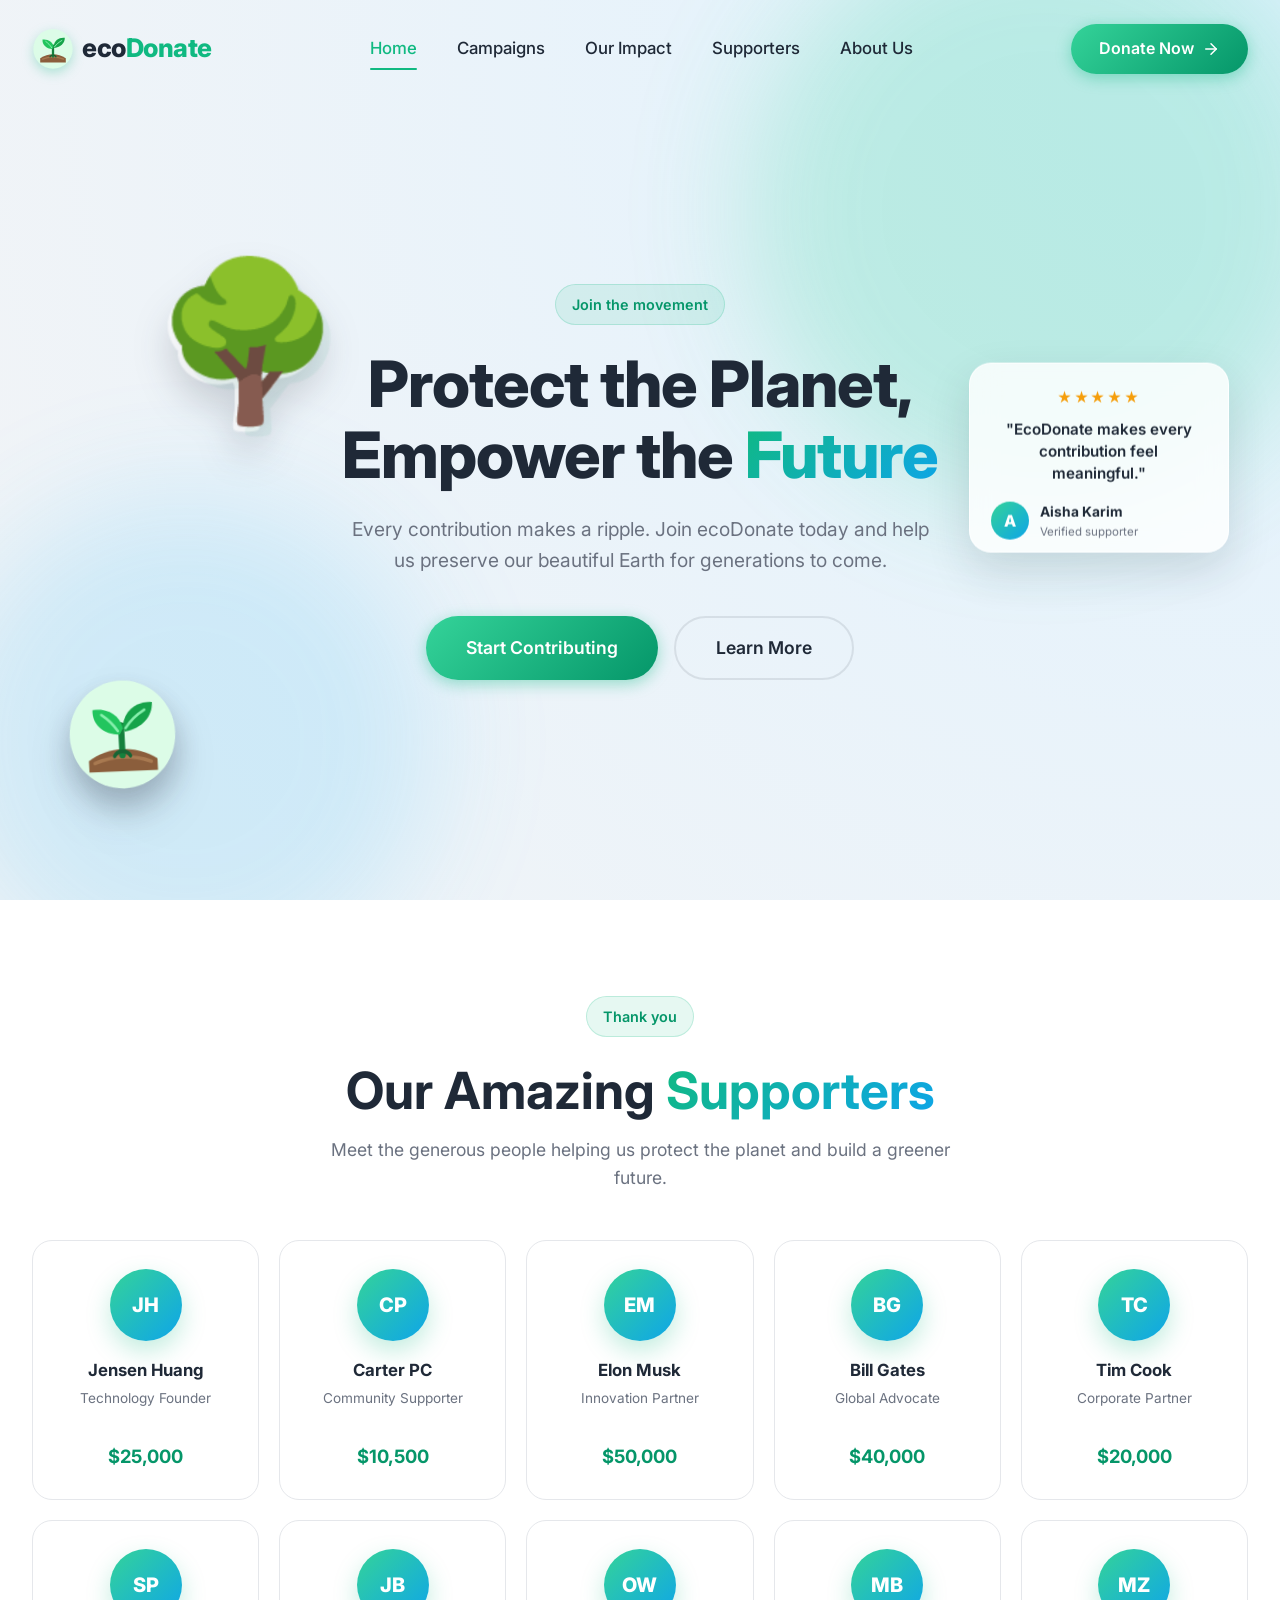
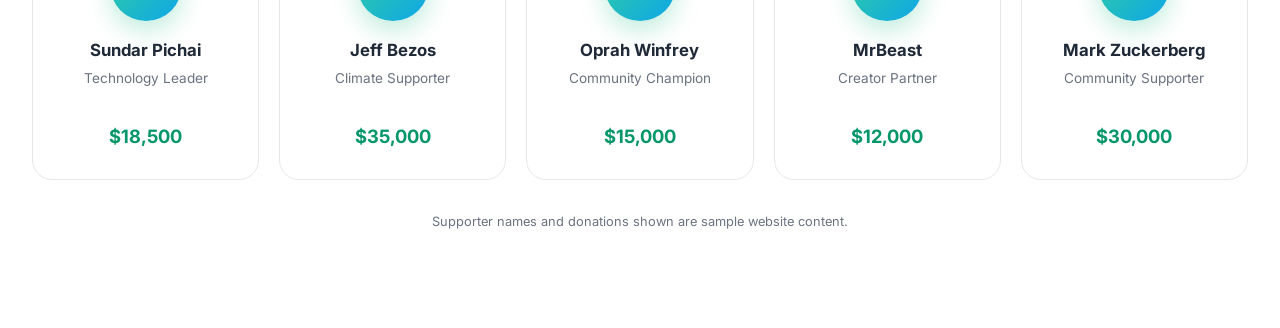
<file: index.html>
<!DOCTYPE html>
<html lang="en">

<head>
    <meta charset="UTF-8">
    <meta name="viewport" content="width=device-width, initial-scale=1.0">
    <title>ecoDonate - Make a Difference</title>
    <link rel="icon" type="image/svg+xml" href="seedling.svg">
    <!-- Modern Google Fonts -->
    <link rel="preconnect" href="https://fonts.googleapis.com">
    <link rel="preconnect" href="https://fonts.gstatic.com" crossorigin>
    <link href="https://fonts.googleapis.com/css2?family=Inter:wght@400;500;600;700;800&display=swap" rel="stylesheet">
    <link rel="stylesheet" href="style.css">
</head>

<body>
    <header class="navbar" id="navbar">
        <div class="container">
            <!-- Logo Section -->
            <a href="#" class="logo">
                <img class="logo-icon" src="seedling.svg" alt="">
                <span class="logo-text">eco<span class="highlight">Donate</span></span>
            </a>

            <!-- Navigation Links -->
            <nav class="nav-links">
                <a href="#home" class="nav-link active">Home</a>
                <a href="#campaigns" class="nav-link">Campaigns</a>
                <a href="#impact" class="nav-link">Our Impact</a>
                <a href="#supporters" class="nav-link">Supporters</a>
                <a href="#about" class="nav-link">About Us</a>
            </nav>

            <!-- Call to Action Button -->
            <div class="nav-actions">
                <a href="#donate" class="btn btn-donate">
                    <span>Donate Now</span>
                    <svg class="arrow-icon" viewBox="0 0 24 24" fill="none" stroke="currentColor" stroke-width="2"
                        stroke-linecap="round" stroke-linejoin="round">
                        <line x1="5" y1="12" x2="19" y2="12"></line>
                        <polyline points="12 5 19 12 12 19"></polyline>
                    </svg>
                </a>
            </div>

            <!-- Mobile Menu Toggle Button -->
            <button class="menu-toggle" aria-label="Toggle Menu">
                <span class="bar"></span>
                <span class="bar"></span>
                <span class="bar"></span>
            </button>
        </div>
    </header>

    <!-- Placeholder Hero Section for visual context -->
    <main class="hero" id="home">
        <div class="hero-bg">
            <div class="blob blob-1"></div>
            <div class="blob blob-2"></div>
        </div>
        <div class="hero-plant hero-plant-small" aria-hidden="true">
            <img src="seedling.svg" alt="">
        </div>
        <div class="hero-plant hero-tree" aria-hidden="true">
            <span>🌳</span>
        </div>
        <div class="hero-content">
            <span class="badge">Join the movement</span>
            <h1>Protect the Planet, <br>Empower the <span class="gradient-text">Future</span></h1>
            <p>Every contribution makes a ripple. Join ecoDonate today and help us preserve our beautiful Earth for
                generations to come.</p>
            <div class="hero-actions">
                <a href="#donate" class="btn btn-donate btn-large">Start Contributing</a>
                <a href="#learn-more" class="btn btn-outline btn-large">Learn More</a>
            </div>
        </div>
        <div class="hero-reviews" aria-label="Community reviews">
            <article class="hero-review active">
                <div class="review-stars" aria-label="5 out of 5 stars">★★★★★</div>
                <p>"EcoDonate makes every contribution feel meaningful."</p>
                <div class="review-author">
                    <span class="review-avatar">A</span>
                    <div>
                        <strong>Aisha Karim</strong>
                        <small>Verified supporter</small>
                    </div>
                </div>
            </article>
            <article class="hero-review">
                <div class="review-stars" aria-label="5 out of 5 stars">★★★★★</div>
                <p>"Clear goals, real impact, and a beautiful community."</p>
                <div class="review-author">
                    <span class="review-avatar">D</span>
                    <div>
                        <strong>Daniel Kim</strong>
                        <small>Monthly donor</small>
                    </div>
                </div>
            </article>
            <article class="hero-review">
                <div class="review-stars" aria-label="5 out of 5 stars">★★★★★</div>
                <p>"I love seeing the planet projects grow with our support."</p>
                <div class="review-author">
                    <span class="review-avatar">S</span>
                    <div>
                        <strong>Sofia Martinez</strong>
                        <small>Eco volunteer</small>
                    </div>
                </div>
            </article>
        </div>
    </main>
<!-- Ozgartirish -->
    <section class="supporters" id="supporters">
        <div class="supporters-container">
            <div class="supporters-heading">
                <span class="badge">Thank you</span>
                <h2>Our Amazing <span class="gradient-text">Supporters</span></h2>
                <p>Meet the generous people helping us protect the planet and build a greener future.</p>
            </div>

            <div class="supporters-grid">
                <article class="supporter-card">
                    <div class="supporter-avatar">JH</div>
                    <h3>Jensen Huang</h3>
                    <p class="supporter-role">Technology Founder</p>
                    <strong class="donation">$25,000</strong>
                </article>

                <article class="supporter-card">
                    <div class="supporter-avatar">CP</div>
                    <h3>Carter PC</h3>
                    <p class="supporter-role">Community Supporter</p>
                    <strong class="donation">$10,500</strong>
                </article>

                <article class="supporter-card">
                    <div class="supporter-avatar">EM</div>
                    <h3>Elon Musk</h3>
                    <p class="supporter-role">Innovation Partner</p>
                    <strong class="donation">$50,000</strong>
                </article>

                <article class="supporter-card">
                    <div class="supporter-avatar">BG</div>
                    <h3>Bill Gates</h3>
                    <p class="supporter-role">Global Advocate</p>
                    <strong class="donation">$40,000</strong>
                </article>

                <article class="supporter-card">
                    <div class="supporter-avatar">TC</div>
                    <h3>Tim Cook</h3>
                    <p class="supporter-role">Corporate Partner</p>
                    <strong class="donation">$20,000</strong>
                </article>

                <article class="supporter-card">
                    <div class="supporter-avatar">SP</div>
                    <h3>Sundar Pichai</h3>
                    <p class="supporter-role">Technology Leader</p>
                    <strong class="donation">$18,500</strong>
                </article>

                <article class="supporter-card">
                    <div class="supporter-avatar">JB</div>
                    <h3>Jeff Bezos</h3>
                    <p class="supporter-role">Climate Supporter</p>
                    <strong class="donation">$35,000</strong>
                </article>

                <article class="supporter-card">
                    <div class="supporter-avatar">OW</div>
                    <h3>Oprah Winfrey</h3>
                    <p class="supporter-role">Community Champion</p>
                    <strong class="donation">$15,000</strong>
                </article>

                <article class="supporter-card">
                    <div class="supporter-avatar">MB</div>
                    <h3>MrBeast</h3>
                    <p class="supporter-role">Creator Partner</p>
                    <strong class="donation">$12,000</strong>
                </article>

                <article class="supporter-card">
                    <div class="supporter-avatar">MZ</div>
                    <h3>Mark Zuckerberg</h3>
                    <p class="supporter-role">Community Supporter</p>
                    <strong class="donation">$30,000</strong>
                </article>
            </div>

            <p class="supporters-disclaimer">Supporter names and donations shown are sample website content.</p>
        </div>
    </section>

    <script src="js/main.js"></script>
</body>

</html>
</file>
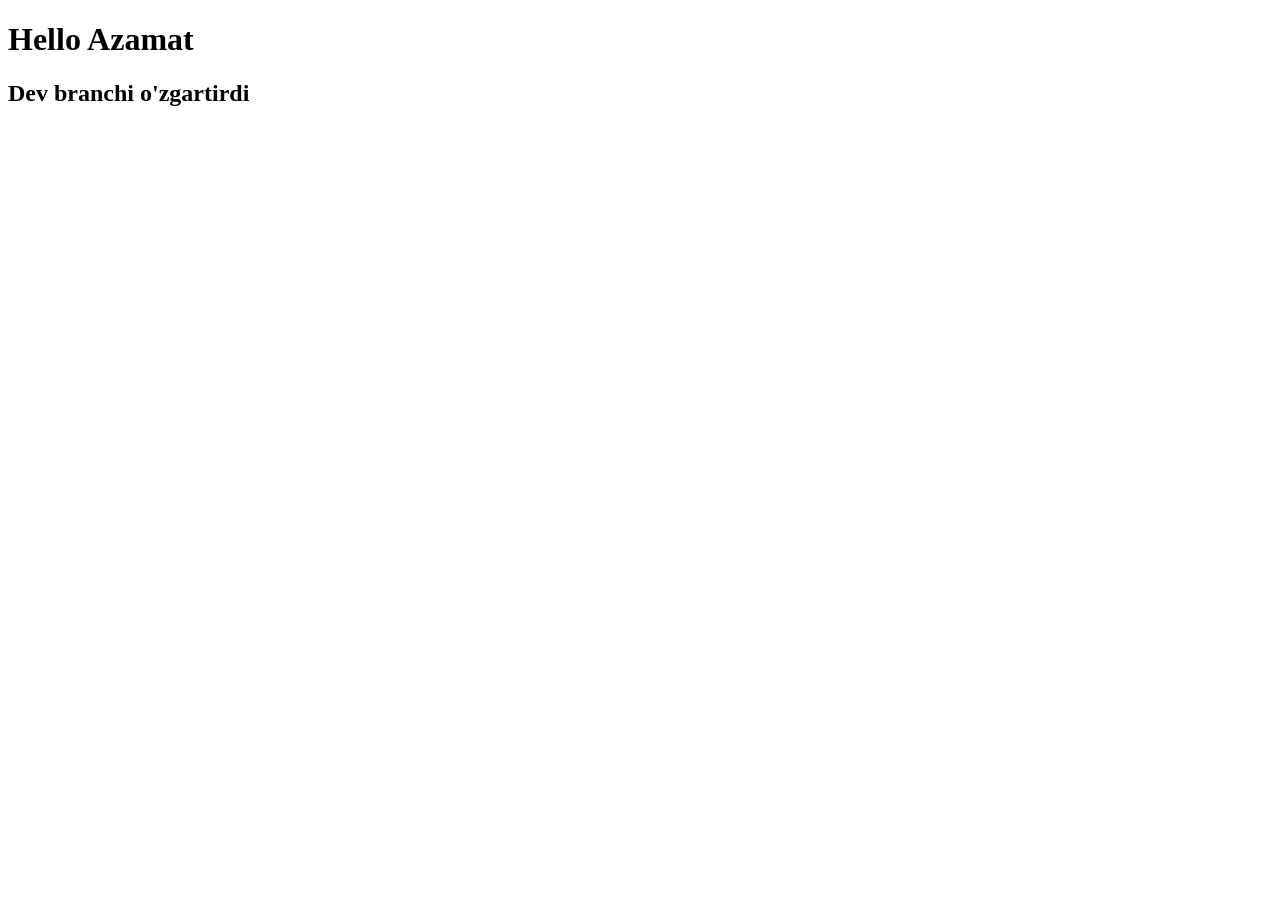
<file: azamat.html>
<!DOCTYPE html>
<html lang="en">
<head>
    <meta charset="UTF-8">
    <meta name="viewport" content="width=device-width, initial-scale=1.0">
    <title>Document</title>
</head>
<body>
    <h1>Hello Azamat</h1>
    <h2>Dev branchi o'zgartirdi</h2>
</body>
</html>
</file>
<file: style.css>
/* Base and Reset */
:root {
    --primary: #10b981;
    --primary-dark: #059669;
    --primary-light: #34d399;
    --text-main: #1f2937;
    --text-muted: #6b7280;
    --bg-color: #f3f4f6;
    --nav-bg: rgba(255, 255, 255, 0.75);
    --transition: all 0.3s cubic-bezier(0.25, 0.8, 0.25, 1);
}

* {
    margin: 0;
    padding: 0;
    box-sizing: border-box;
    font-family: 'Inter', sans-serif;
}

body {
    background-color: var(--bg-color);
    color: var(--text-main);
    overflow-x: hidden;
    line-height: 1.6;
}

html {
    scroll-behavior: smooth;
}

/* Navbar System */
.navbar {
    position: fixed;
    top: 0;
    left: 0;
    width: 100%;
    background: transparent;
    transition: var(--transition);
    z-index: 1000;
    padding: 0.5rem 0;
}

.navbar.scrolled {
    background: var(--nav-bg);
    backdrop-filter: blur(16px);
    -webkit-backdrop-filter: blur(16px);
    border-bottom: 1px solid rgba(255, 255, 255, 0.5);
    box-shadow: 0 10px 30px -10px rgba(0, 0, 0, 0.1);
    padding: 0;
}

.container {
    max-width: 1280px;
    margin: 0 auto;
    padding: 1rem 2rem;
    display: flex;
    justify-content: space-between;
    align-items: center;
}

/* Logo */
.logo {
    display: flex;
    align-items: center;
    gap: 0.5rem;
    text-decoration: none;
    transition: var(--transition);
}

.logo:hover {
    transform: scale(1.02);
}

.logo-icon {
    width: 42px;
    height: 42px;
    object-fit: contain;
    filter: drop-shadow(0 4px 6px rgba(16, 185, 129, 0.3));
    animation: floating 3s ease-in-out infinite;
}

@keyframes floating {
    0% { transform: translateY(0px); }
    50% { transform: translateY(-4px); }
    100% { transform: translateY(0px); }
}

.logo-text {
    font-size: 1.6rem;
    font-weight: 800;
    color: var(--text-main);
    letter-spacing: -0.5px;
}

.logo-text .highlight {
    color: var(--primary);
}

/* Navigation Links */
.nav-links {
    display: flex;
    gap: 2.5rem;
    align-items: center;
}

.nav-link {
    text-decoration: none;
    color: var(--text-main);
    font-weight: 500;
    font-size: 1.05rem;
    position: relative;
    padding: 0.5rem 0;
    transition: var(--transition);
}

.nav-link::after {
    content: '';
    position: absolute;
    bottom: 0;
    left: 0;
    width: 0;
    height: 2px;
    background: var(--primary);
    transition: var(--transition);
    border-radius: 2px;
}

.nav-link:hover, .nav-link.active {
    color: var(--primary);
}

.nav-link:hover::after, .nav-link.active::after {
    width: 100%;
}

/* Buttons */
.btn {
    display: flex;
    align-items: center;
    justify-content: center;
    gap: 0.5rem;
    text-decoration: none;
    padding: 0.75rem 1.75rem;
    border-radius: 50px;
    font-weight: 600;
    font-size: 1rem;
    transition: var(--transition);
    cursor: pointer;
    border: none;
    overflow: hidden;
    position: relative;
}

.btn-donate {
    background: linear-gradient(135deg, var(--primary-light), var(--primary-dark));
    color: white;
    box-shadow: 0 4px 15px rgba(16, 185, 129, 0.4);
    z-index: 1;
}

.btn-donate::before {
    content: '';
    position: absolute;
    top: 0;
    left: -100%;
    width: 100%;
    height: 100%;
    background: linear-gradient(135deg, var(--primary-dark), var(--primary-light));
    transition: var(--transition);
    z-index: -1;
}

.btn-donate:hover::before {
    left: 0;
}

.btn-donate:hover {
    box-shadow: 0 6px 20px rgba(16, 185, 129, 0.6);
    transform: translateY(-2px);
}

.btn-donate .arrow-icon {
    width: 18px;
    height: 18px;
    transition: var(--transition);
}

.btn-donate:hover .arrow-icon {
    transform: translateX(4px);
}

.btn-outline {
    background: transparent;
    color: var(--text-main);
    border: 2px solid rgba(31, 41, 55, 0.1);
}

.btn-outline:hover {
    border-color: var(--text-main);
    background: rgba(31, 41, 55, 0.05);
}

.btn-large {
    padding: 1rem 2.5rem;
    font-size: 1.1rem;
}

/* Mobile Menu Toggle */
.menu-toggle {
    display: none;
    flex-direction: column;
    justify-content: space-between;
    width: 30px;
    height: 21px;
    background: transparent;
    border: none;
    cursor: pointer;
    z-index: 1001;
}

.menu-toggle .bar {
    width: 100%;
    height: 3px;
    background-color: var(--text-main);
    border-radius: 3px;
    transition: var(--transition);
}

.menu-toggle.active .bar:nth-child(1) {
    transform: translateY(9px) rotate(45deg);
}

.menu-toggle.active .bar:nth-child(2) {
    opacity: 0;
}

.menu-toggle.active .bar:nth-child(3) {
    transform: translateY(-9px) rotate(-45deg);
}

/* Hero Section (For Context) */
.hero {
    position: relative;
    min-height: 100vh;
    display: flex;
    align-items: center;
    justify-content: center;
    padding: 8rem 2rem 4rem;
    text-align: center;
    overflow: hidden;
}

.hero-bg {
    position: absolute;
    top: 0;
    left: 0;
    width: 100%;
    height: 100%;
    z-index: -1;
    background: radial-gradient(circle at top right, #e0f2fe 0%, #f3f4f6 100%);
}

.blob {
    position: absolute;
    border-radius: 50%;
    filter: blur(60px);
    z-index: 0;
    opacity: 0.6;
}

.blob-1 {
    top: -10%;
    right: -5%;
    width: 600px;
    height: 600px;
    background: rgba(52, 211, 153, 0.4);
    animation: wobble 15s ease-in-out infinite alternate;
}

.blob-2 {
    bottom: -10%;
    left: -5%;
    width: 500px;
    height: 500px;
    background: rgba(56, 189, 248, 0.3);
    animation: wobble 12s ease-in-out infinite alternate-reverse;
}

@keyframes wobble {
    0% { transform: scale(1) translate(0, 0); }
    50% { transform: scale(1.1) translate(-20px, 40px); }
    100% { transform: scale(0.9) translate(40px, -20px); }
}

.hero-content {
    position: relative;
    z-index: 1;
    max-width: 800px;
}

.hero-plant {
    position: absolute;
    z-index: 2;
    display: grid;
    place-items: center;
    pointer-events: none;
    user-select: none;
    transform-style: preserve-3d;
    perspective: 600px;
    filter: drop-shadow(0 22px 18px rgba(31, 41, 55, 0.18));
}

.hero-plant span {
    display: block;
    animation: plant-hover 4s ease-in-out infinite;
    transform-origin: center bottom;
    text-shadow:
        8px 10px 0 rgba(5, 150, 105, 0.06),
        -4px 5px 0 rgba(255, 255, 255, 0.65);
}

.hero-plant img {
    display: block;
    width: clamp(5.5rem, 9vw, 8rem);
    height: auto;
    animation: plant-hover 4s ease-in-out infinite;
    filter: drop-shadow(0 14px 14px rgba(31, 41, 55, 0.18));
}

.hero-plant-small {
    left: clamp(1.5rem, 5vw, 5.5rem);
    bottom: 12%;
}

.hero-plant-small img {
    width: clamp(5.5rem, 9vw, 8rem);
    transform: rotateY(-12deg) rotateZ(-3deg);
}

.hero-tree {
    left: clamp(7rem, 12vw, 12rem);
    top: 24%;
}

.hero-tree span {
    font-size: clamp(7rem, 12vw, 12rem);
    animation-duration: 5.5s;
    animation-delay: -1.2s;
    transform: rotateY(10deg);
}

@keyframes plant-hover {
    0%, 100% {
        transform: translateY(0) rotateY(-8deg) rotateZ(-2deg);
    }
    50% {
        transform: translateY(-18px) rotateY(8deg) rotateZ(2deg);
    }
}

.badge {
    display: inline-block;
    padding: 0.5rem 1rem;
    background: rgba(16, 185, 129, 0.1);
    color: var(--primary-dark);
    border-radius: 50px;
    font-weight: 600;
    font-size: 0.9rem;
    margin-bottom: 1.5rem;
    border: 1px solid rgba(16, 185, 129, 0.2);
}

.hero h1 {
    font-size: clamp(2.5rem, 5vw, 4.5rem);
    font-weight: 800;
    line-height: 1.1;
    margin-bottom: 1.5rem;
    color: var(--text-main);
    letter-spacing: -1px;
}

.gradient-text {
    background: linear-gradient(135deg, var(--primary), #0ea5e9);
    -webkit-background-clip: text;
    -webkit-text-fill-color: transparent;
    background-clip: text;
}

.hero p {
    font-size: 1.2rem;
    color: var(--text-muted);
    margin-bottom: 2.5rem;
    max-width: 600px;
    margin-left: auto;
    margin-right: auto;
}

.hero-actions {
    display: flex;
    gap: 1rem;
    justify-content: center;
    flex-wrap: wrap;
}

.hero-reviews {
    position: absolute;
    right: clamp(1.5rem, 4vw, 5rem);
    top: 50%;
    z-index: 3;
    width: 260px;
    height: 190px;
    transform: translateY(-46%);
    perspective: 1000px;
}

.hero-review {
    position: absolute;
    inset: 0;
    padding: 1.35rem;
    border: 1px solid rgba(255, 255, 255, 0.8);
    border-radius: 22px;
    background: rgba(255, 255, 255, 0.82);
    box-shadow: 0 18px 45px rgba(31, 41, 55, 0.14);
    backdrop-filter: blur(14px);
    -webkit-backdrop-filter: blur(14px);
    opacity: 0;
    transform: translateY(18px) rotateY(-12deg) scale(0.94);
    transition: opacity 0.7s ease, transform 0.7s cubic-bezier(0.25, 0.8, 0.25, 1);
    pointer-events: none;
}

.hero-review.active {
    opacity: 1;
    transform: translateY(0) rotateY(0) scale(1);
    animation: review-hover 4s ease-in-out infinite;
    pointer-events: auto;
}

.hero-review.leaving {
    opacity: 0;
    transform: translateX(28px) translateY(-12px) rotateY(10deg) scale(0.94);
}

.review-stars {
    color: #f59e0b;
    font-size: 0.9rem;
    letter-spacing: 0.12em;
}

.hero-review > p {
    margin: 0.65rem 0 1rem;
    color: var(--text-main);
    font-size: 0.95rem;
    line-height: 1.45;
    font-weight: 600;
}

.review-author {
    display: flex;
    align-items: center;
    gap: 0.65rem;
    text-align: left;
}

.review-avatar {
    width: 38px;
    height: 38px;
    flex: 0 0 38px;
    display: grid;
    place-items: center;
    border-radius: 50%;
    background: linear-gradient(135deg, var(--primary-light), #0ea5e9);
    color: #ffffff;
    font-weight: 800;
}

.review-author div {
    display: flex;
    flex-direction: column;
}

.review-author strong {
    font-size: 0.86rem;
}

.review-author small {
    color: var(--text-muted);
    font-size: 0.72rem;
}

@keyframes review-hover {
    0%, 100% {
        transform: translateY(0) rotateY(-2deg);
    }
    50% {
        transform: translateY(-14px) rotateY(3deg);
    }
}

/* Supporters Section */
.supporters {
    padding: 6rem 2rem;
    background: #ffffff;
}

.supporters-container {
    max-width: 1280px;
    margin: 0 auto;
}

.supporters-heading {
    max-width: 650px;
    margin: 0 auto 3rem;
    text-align: center;
}

.supporters-heading h2 {
    font-size: clamp(2rem, 4vw, 3.25rem);
    line-height: 1.15;
    margin-bottom: 1rem;
}

.supporters-heading p {
    color: var(--text-muted);
    font-size: 1.1rem;
}

.supporters-grid {
    display: grid;
    grid-template-columns: repeat(5, 1fr);
    gap: 1.25rem;
}

.supporter-card {
    min-width: 0;
    padding: 1.75rem 1rem;
    border: 1px solid #e5e7eb;
    border-radius: 20px;
    background: #ffffff;
    text-align: center;
    transition: var(--transition);
}

.supporter-card:hover {
    transform: translateY(-6px);
    border-color: rgba(16, 185, 129, 0.35);
    box-shadow: 0 18px 40px rgba(31, 41, 55, 0.1);
}

.supporter-avatar {
    width: 72px;
    height: 72px;
    margin: 0 auto 1rem;
    display: grid;
    place-items: center;
    border-radius: 50%;
    background: linear-gradient(135deg, var(--primary-light), #0ea5e9);
    color: #ffffff;
    font-size: 1.25rem;
    font-weight: 800;
    box-shadow: 0 10px 25px rgba(16, 185, 129, 0.25);
}

.supporter-card h3 {
    font-size: 1.05rem;
    margin-bottom: 0.25rem;
}

.supporter-role {
    min-height: 2.6rem;
    color: var(--text-muted);
    font-size: 0.85rem;
}

.donation {
    display: inline-block;
    margin-top: 0.75rem;
    color: var(--primary-dark);
    font-size: 1.15rem;
}

.supporters-disclaimer {
    margin-top: 2rem;
    text-align: center;
    color: var(--text-muted);
    font-size: 0.8rem;
}

/* Mobile Responsiveness */
@media screen and (max-width: 860px) {
    .menu-toggle {
        display: flex;
    }

    .hero-plant-small {
        left: 0.5rem;
        bottom: 7%;
        z-index: 0;
        opacity: 0.75;
    }

    .hero-plant-small img {
        width: 4.5rem;
    }

    .hero-tree {
        left: -1.5rem;
        top: 16%;
        z-index: 0;
        opacity: 0.55;
    }

    .hero-tree span {
        font-size: 6.5rem;
    }
    
    .nav-actions {
        display: none;
    }
    
    .nav-links {
        position: fixed;
        top: 0;
        right: -100%;
        width: 100vw;
        height: 100vh;
        background: rgba(255, 255, 255, 0.98);
        flex-direction: column;
        justify-content: center;
        align-items: center;
        gap: 2rem;
        transition: var(--transition);
        backdrop-filter: blur(20px);
        -webkit-backdrop-filter: blur(20px);
        z-index: 999;
    }
    
    .nav-links.active {
        right: 0;
    }
    
    .nav-link {
        font-size: 1.5rem;
    }

    .supporters {
        padding: 4.5rem 1.25rem;
    }

    .supporters-grid {
        grid-template-columns: repeat(2, 1fr);
    }

    .hero-reviews {
        position: relative;
        right: auto;
        top: auto;
        width: min(260px, calc(100vw - 2.5rem));
        margin: 2.5rem auto -2rem;
        transform: none;
    }
}

@media screen and (max-width: 480px) {
    .supporters-grid {
        grid-template-columns: 1fr;
    }
}
</file>
